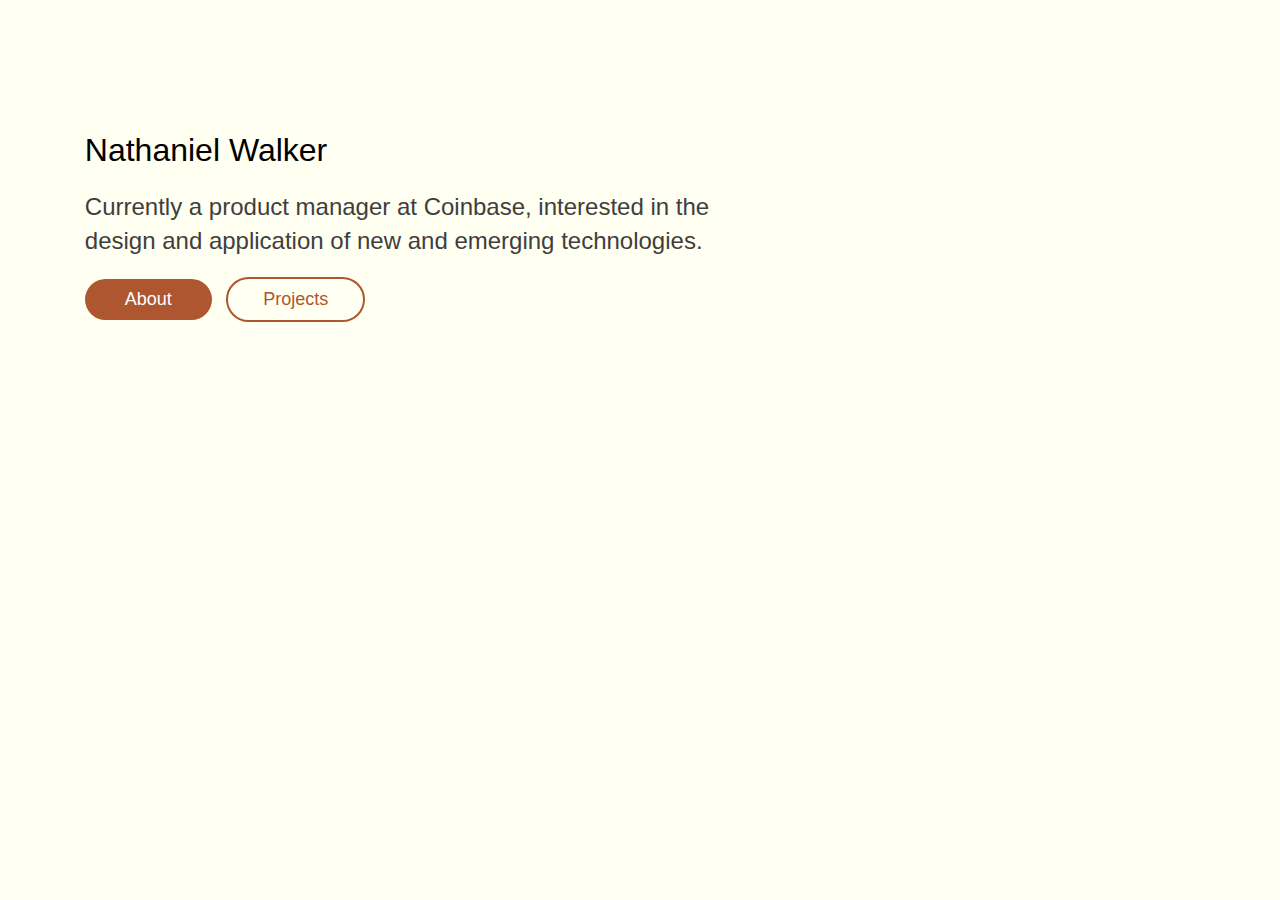
<file: index.html>
<!DOCTYPE html>
<html lang="en">
<head>
    <meta charset="UTF-8">
    <meta name="viewport" content="width=device-width, initial-scale=1.0">
    <title>Document</title>
    <link rel="stylesheet" href="styles.css"/>
</head>
<body>
    <div class="header">
        <h1 class="heading">Nathaniel Walker</h1>
    </div>
    <div class="sub-para">
        <h2 class="subheading">Currently a product manager at Coinbase, interested in the design and application of new and emerging technologies. </h2>
    </div>

    <a id="aboutButton" href="about.html" class="btn-about">About</a>
        <a href="projects.html" class="btn-projects">Projects</a>

        <script>
            document.getElementById('aboutButton').addEventListener('click', function(e) {
                e.preventDefault(); // Prevent immediate navigation
                document.body.classList.add('fade-out');
                setTimeout(function() {
                    window.location.href = 'about.html';
                }, 500); // This should match your transition duration
            });
            </script>
</body>
</html>
</file>
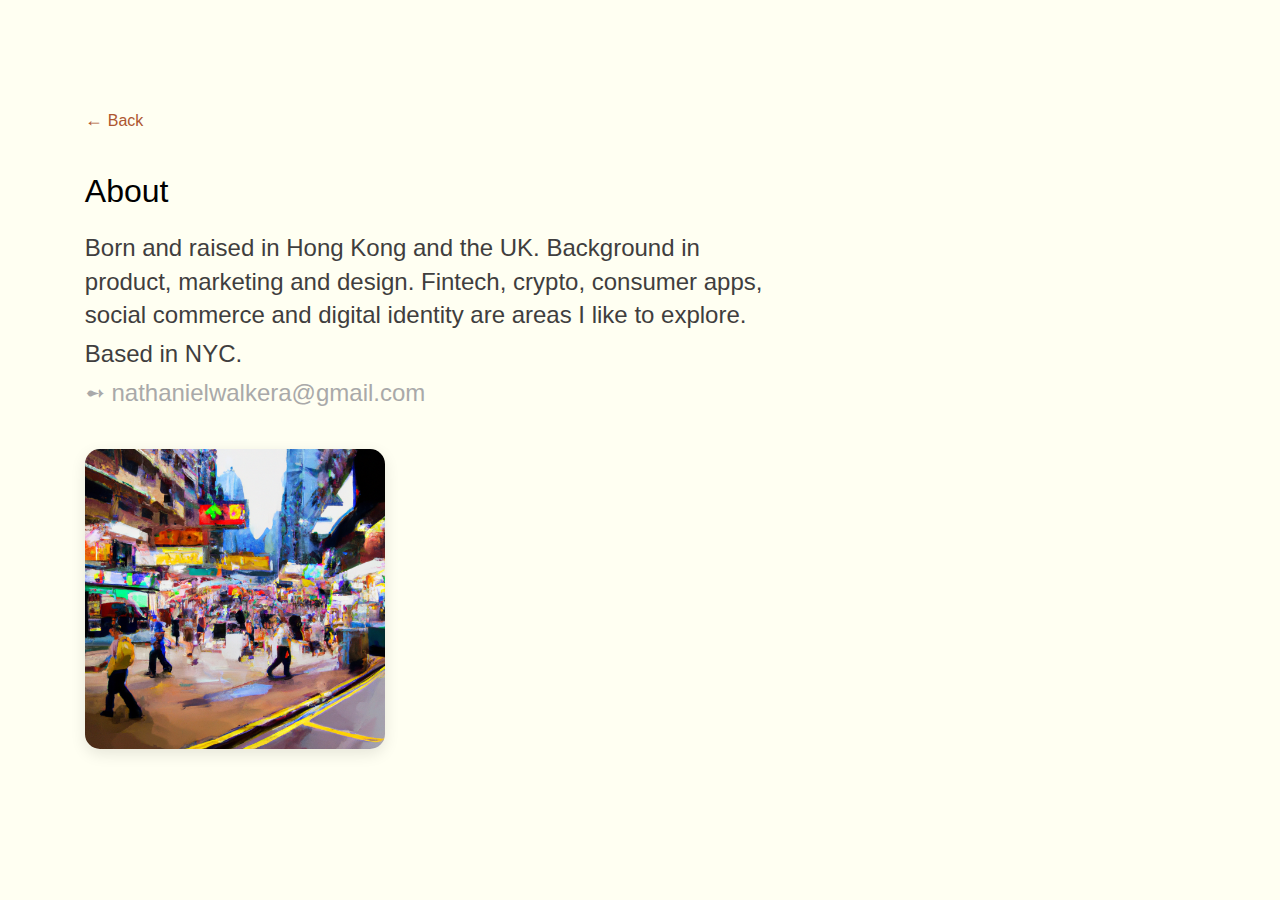
<file: about.html>
<!DOCTYPE html>
<html lang="en">
<head>
    <meta charset="UTF-8">
    <meta name="viewport" content="width=device-width, initial-scale=1.0">
    <title>Document</title>
    <link rel="stylesheet" href="styles.css"/>
</head>
<body>
<a href="index.html" class="back-button" id="backButton">
    <span class="arrow">&larr;</span> Back
</a>
<div class="header">
    <h1 class="heading">About</h1>
</div>
<div class="sub-para">
    <h2 class="subheading">
        <span>Born and raised in Hong Kong and the UK. Background in product, marketing and design. Fintech, crypto, consumer apps, social commerce and digital identity are areas I like to explore.</span>
        <p>Based in NYC.</p>
        <span class="email">➻  nathanielwalkera@gmail.com</span>
    </h2>
</div>
<div class="image-container">
    <img src="images/Bustling HK.png" alt="HK image" class="hk-image"> 
</div>   
<script>
    document.addEventListener('DOMContentLoaded', function() {
        document.body.style.opacity = 0;
        setTimeout(function() {
            document.body.style.opacity = 1;
        }, 10);
    });

    document.getElementById('backButton').addEventListener('click', function(e) {
        e.preventDefault(); // Prevent immediate navigation
        document.body.classList.add('fade-out');
        setTimeout(function() {
            window.location.href = 'index.html';
        }, 500); // This should match your transition duration
    });
</script>
</body>
</html>
</file>
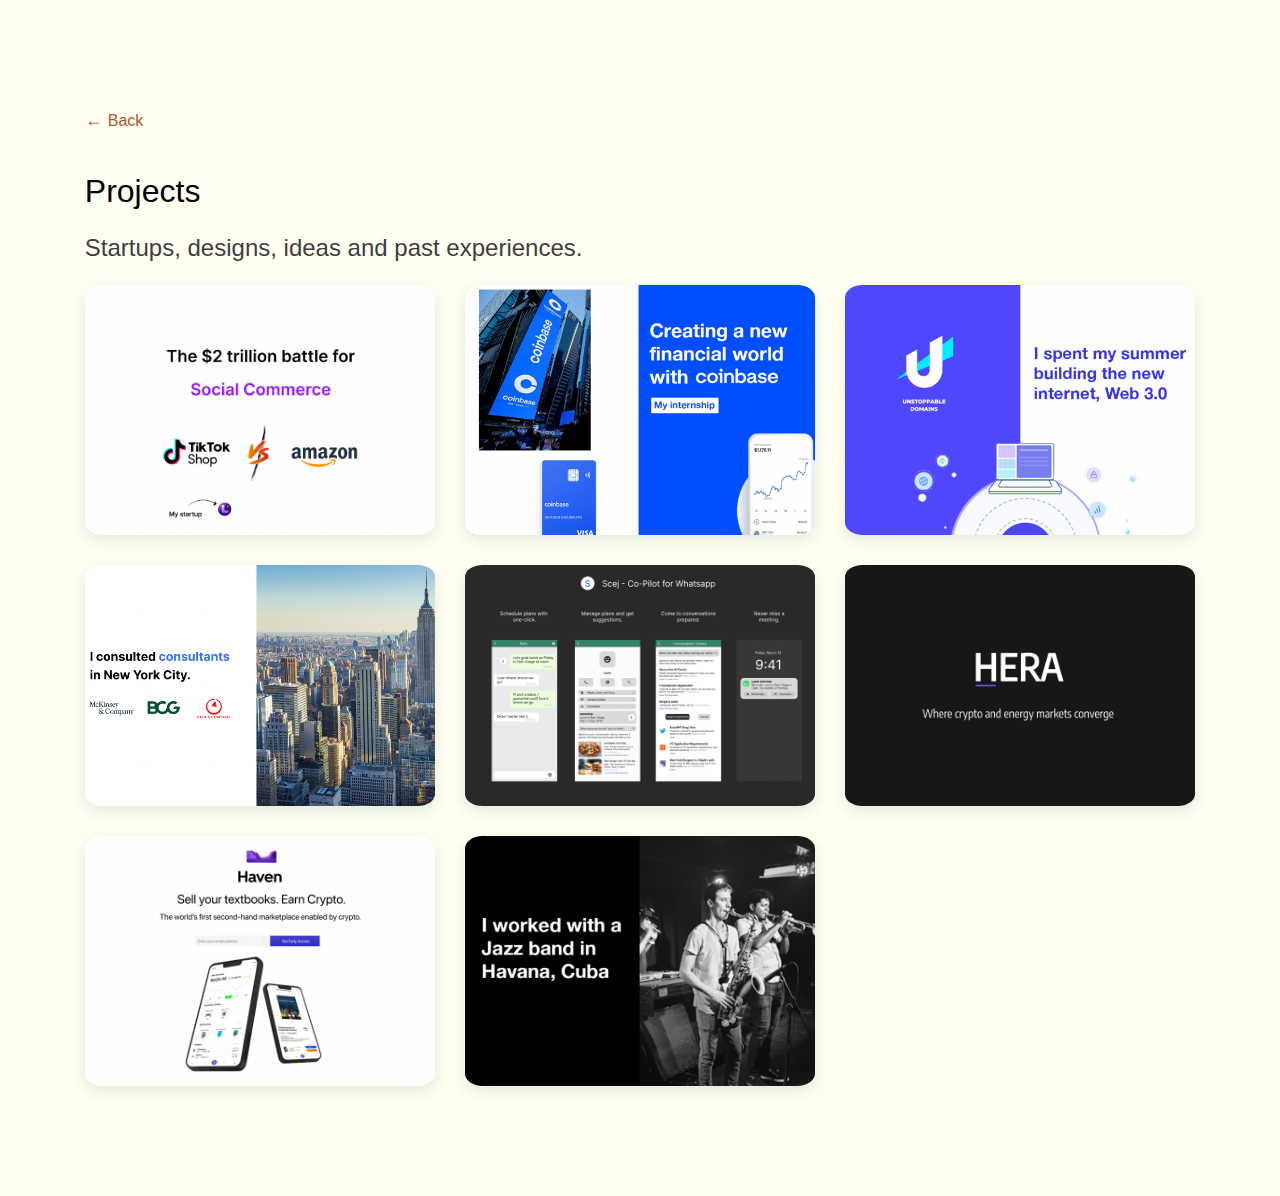
<file: projects.html>
<!DOCTYPE html>
<html lang="en">
<head>
    <meta charset="UTF-8">
    <meta name="viewport" content="width=device-width, initial-scale=1.0">
    <title>Document</title>
    <link rel="stylesheet" href="styles.css"/>
</head>
<body>
    <div class="content-wrapper">
        <a href="index.html" class="back-button" id="backButton">
            <span class="arrow">&larr;</span> Back
        </a>
        <div class="header">
            <h1 class="heading">Projects</h1>
        </div>
        <div class="sub-para">
            <h2 class="subheading">
                <span>Startups, designs, ideas and past experiences.</span> 
            </h2>
        </div>
        <div class="project-grid">
            <div class="project-item">
                <img src="images/lex.png" alt="Lex">
            </div>
            <div class="project-item">
                <img src="images/CB intern.png" alt="CB-internship">
            </div>
            <div class="project-item">
                <img src="images/Ud intern.png" alt="UD-internship">
            </div>
            <div class="project-item">
                <img src="images/coleman.avif" alt="coleman">
            </div>
            <div class="project-item">
                <img src="images/skej.avif" alt="skej">
            </div>
            <div class="project-item">
                <img src="images/hera.avif" alt="hera">
            </div>
            <div class="project-item">
                <img src="images/haven.avif" alt="haven">
            </div>
            <div class="project-item">
                <img src="images/jazz.avif" alt="jazz">
            </div>
        </div> 
    </div>
    <script>
        document.addEventListener('DOMContentLoaded', function() {
            document.body.style.opacity = 0;
            setTimeout(function() {
                document.body.style.opacity = 1;
            }, 10);
        });

        document.getElementById('backButton').addEventListener('click', function(e) {
            e.preventDefault(); // Prevent immediate navigation
            document.body.classList.add('fade-out');
            setTimeout(function() {
                window.location.href = 'index.html';
            }, 500); // This should match your transition duration
        });
    </script>
</body>
</html>
</file>
<file: styles.css>
body {
    background-color: #FFFFF2;
    font-family: -apple-system, BlinkMacSystemFont, "Helvetica Neue", Helvetica, Arial, sans-serif;
        padding: 8% 6%;
        opacity: 1;
        transition: opacity 0.5s ease-in-out;
}

body.fade-out {
    opacity: 0;
}
.header {
    margin-bottom: 20px;
}

h1.heading {
    font-family: -apple-system, BlinkMacSystemFont, "Helvetica Neue", Helvetica, Arial, sans-serif;
    font-weight: 400;
}

.subheading {
    font-family: -apple-system, BlinkMacSystemFont, "Helvetica Neue", Helvetica, Arial, sans-serif;
    font-weight: 280;
    margin-bottom: 20px;
    line-height: 1.4;
    max-width: 700px;
    color: #3F3E3E;
    font-family: -apple-system, BlinkMacSystemFont, "Helvetica Neue", Helvetica, Arial, sans-serif;


}

.back-button {
    display: inline-flex;
    align-items: center;
    color: #AE5630;
    text-decoration: none;
    margin-bottom: 20px;
    transition: opacity 0.3s ease;
}

.back-button:hover{
    opacity: 0.8;
}

.back-button .arrow {
    margin-right: 5px;
    font-size: 18px; /* Slightly larger arrow */
}

.btn-about {
    background-color: #AE5630;
    border-radius: 50px;
    color: white;
    padding: 10px 40px;
    font-family: -apple-system, BlinkMacSystemFont, "Helvetica Neue", Helvetica, Arial, sans-serif;
    border: none;
    font-size: large;
    margin-right: 10px;
    cursor: pointer;


}

.btn-projects {
    background-color: #FFFFF2;
    border-radius: 50px;
    color: #AE5630;
    padding: 10px 35px;
    font-family: -apple-system, BlinkMacSystemFont, "Helvetica Neue", Helvetica, Arial, sans-serif;
    border: 2px solid #AE5630;
    font-size: large;
    transition: all 0.3s ease;
    cursor: pointer;
    display: inline-block;
    text-decoration: none;

}



.btn-about{
    display: inline-block;
    text-decoration: none;
}

.btn-about:hover, .btn-projects:hover {
    /* transform: translateY(-2px); */
    box-shadow: 0 4px 8px rgba(174, 86, 48, 0.2);
}


.btn-projects:hover {
    background-color: #AE5630;; /* Very light shade of the main color */
    color: white;
}



.hk-image {
    max-width: 300px;
    height: auto;
    margin-top: 20px;
    max-height: 400px;
    border-radius: 5%;
    box-shadow: 0 5px 15px rgba(0,0,0,0.1);
    cursor: pointer;
    object-fit: cover;
    transition: transform 0.3s ease;

}

.hk-image:hover {
    transform: translateY(-5px); /* Slight lift effect */
}

.hk-image:hover .about-image {
    transform: scale(1.1); /* Slight zoom effect */
}

.project-grid {
    display: grid;
    grid-template-columns: repeat(auto-fill, minmax(300px, 1fr)); /* Increased minimum width */
    gap: 30px;
    /* padding: 20px;
    max-width: 1200px; 
    margin: 0 auto; */
}

.project-item {
    width: 100%;
    /* aspect-ratio: 16 / 9;  */
    overflow: hidden;
    border-radius: 5%; /* Matching your hk-image style */
    box-shadow: 0 5px 15px rgba(0,0,0,0.1);
    transition: transform 0.3s ease, box-shadow 0.3s ease;
    max-height: 250px; /* Adjust this value as needed */

}

.project-item img {
    width: 100%;
    height: 100%;
    object-fit: cover;
    transition: transform 0.3s ease;
}

.project-item:hover {
    transform: scale(1.05);
    box-shadow: 0 2px 10px rgba(0,0,0,0.15);
    cursor: pointer;
}

.project-item:hover img {
    transform: scale(1.01);
}

.subheading p {
    margin-top: 10px; /* Adjust the value as needed for spacing */
}

.email {
    color: #A9A9A9; /* Light grey color */
    /* font-style: italic; Optional: make it italic for a softer look */
}

.subheading span,
.subheading p {
    margin: 5px 0; /* Adjust the value as needed for equal spacing */
}
</file>
